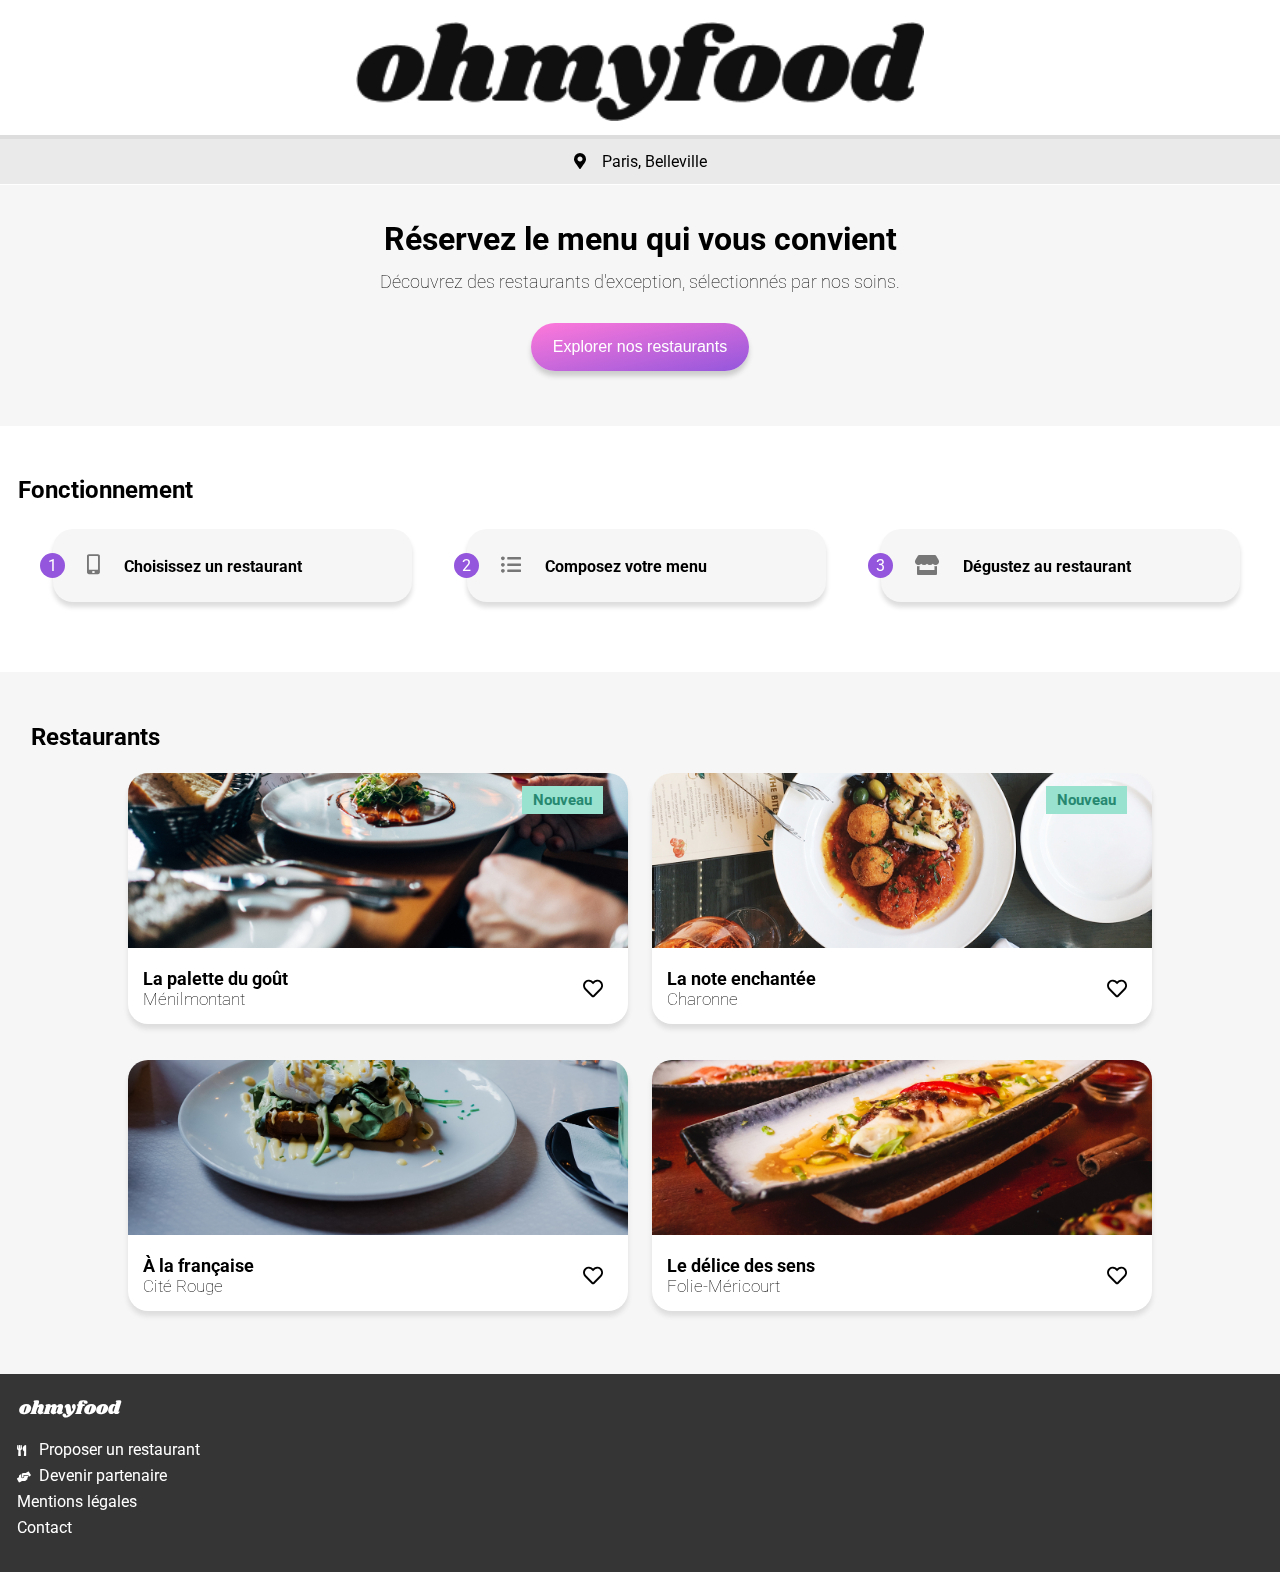
<file: index.html>
<!DOCTYPE html>
<html lang="fr">
    <head>
        <meta charset="utf-8">
        <title>ohmyfood</title>
        <meta name="description" content='Projet de formation "OpenClassrooms" - Animations CSS.'>
        <meta name="keywords" content="OpenClassrooms, intégration, maquette, mobile,
        tablette, desktop, HTML, CSS, animation, responsive, flexbox">
        <meta name="viewport" content="width=device-width, initial-scale=1.0">
        <meta name="author" content="Jérôme Fromantin">
        <link rel="stylesheet" href="Style.css">
        <link rel="stylesheet" href="Style-MediaQuery.css">
        <link rel="stylesheet" href="https://fonts.googleapis.com/css2?family=Roboto:wght@100;400;700&family=Shrikhand&display=swap">
        <link rel="stylesheet" href="fontawesome-free-5.15.3-web/css/all.css">
        <!-- Caractères spéciaux : À Â Ç È É Ê Ë Î Ô Œ œ ► … «» — -->
        <!-- Commande à inclure dans le terminal : ./dart-sass/sass sass/Style.scss Style.css tiret-tiret-watch -->
        <!-- Commande à inclure dans le terminal : ./dart-sass/sass sass/Style-MediaQuery.scss Style-MediaQuery.css tiret-tiret-watch -->
    </head>

    <body>
        <div class="spinner"></div>
        <header>
            <div id="logosection">
                <img src="Images/Logo.png" alt="Logo" id="logo">
            </div>
            <div id="lieusection">
                <i class="fas fa-map-marker-alt" id="icone-lieu"></i> Paris, Belleville
            </div>
            <section id="presentation">
                <h1>Réservez le menu qui vous convient</h1>
                <p id="decouvrez">Découvrez des restaurants d'exception, sélectionnés par nos soins.</p>
                <button type="button" id="explorer">Explorer nos restaurants</button>
            </section>
        </header>
        <main>
            <section id="fonction">
                <h2>Fonctionnement</h2>
                <div id="fonc-ligne1">
                    <div class="fonc-num">1</div>
                    <div class="fonc-gris">
                        <i class="fas fa-mobile-alt fonc-ico"></i>
                        <span class="fonc-tex">Choisissez un restaurant</span>
                    </div>
                </div>
                <div id="fonc-ligne2">
                    <div class="fonc-num">2</div>
                    <div class="fonc-gris">
                        <i class="fas fa-list-ul fonc-ico"></i>
                        <span class="fonc-tex">Composez votre menu</span>
                    </div>
                </div>
                <div id="fonc-ligne3">
                    <div class="fonc-num">3</div>
                    <div class="fonc-gris">
                        <i class="fas fa-store fonc-ico"></i>
                        <span class="fonc-tex">Dégustez au restaurant</span>
                    </div>
                </div>
            </section>
            <section id="restaurants">
                <h2>Restaurants</h2>
                <a href="La-palette.html" class="restau-link">
                    <div class="restau-card" id="card1">
                        <div class="nouveau">Nouveau</div>
                        <div id="restau-img1"></div>
                        <div class="restau-descr">
                            <div>
                                <span class="restau-tit">La palette du goût</span>
                                <br><span class="restau-tex">Ménilmontant</span>
                            </div>
                            <i class="far fa-heart coeur"></i>
                        </div>
                    </div>
                </a>
                <a href="La-note.html" class="restau-link">
                    <div class="restau-card">
                        <div class="nouveau">Nouveau</div>
                        <div id="restau-img2"></div>
                        <div class="restau-descr">
                            <div>
                                <span class="restau-tit">La note enchantée</span>
                                <br><span class="restau-tex">Charonne</span>
                            </div>
                            <i class="far fa-heart coeur"></i>
                        </div>
                    </div>
                </a>
                <a href="A-la-francaise.html" class="restau-link">
                    <div class="restau-card">
                        <div id="restau-img3"></div>
                        <div class="restau-descr">
                            <div>
                                <span class="restau-tit">À la française</span>
                                <br><span class="restau-tex">Cité Rouge</span>
                            </div>
                            <i class="far fa-heart coeur"></i>
                        </div>
                    </div>
                </a>
                <a href="Le-delice.html" class="restau-link">
                    <div class="restau-card" id="card4">
                        <div id="restau-img4"></div>
                        <div class="restau-descr">
                            <div>
                                <span class="restau-tit">Le délice des sens</span>
                                <br><span class="restau-tex">Folie-Méricourt</span>
                            </div>
                            <i class="far fa-heart coeur"></i>
                        </div>
                    </div>
                </a>
            </section>
        </main>
        <footer>
            <h3>ohmyfood</h3>
            <p id="footer-ligne1">
                <a href="#"><i class="fas fa-utensils footer-ico"></i>
                Proposer un restaurant</a>
            </p>
            <p>
                <a href="#"><i class="fas fa-hands-helping footer-ico"></i>
                Devenir partenaire</a>
            </p>
            <p><a href="#">Mentions légales</a></p>
            <p id="footer-ligne4"><a href="mailto:email@sample.com">Contact</a></p>
        </footer>
    </body>
</html>
</file>
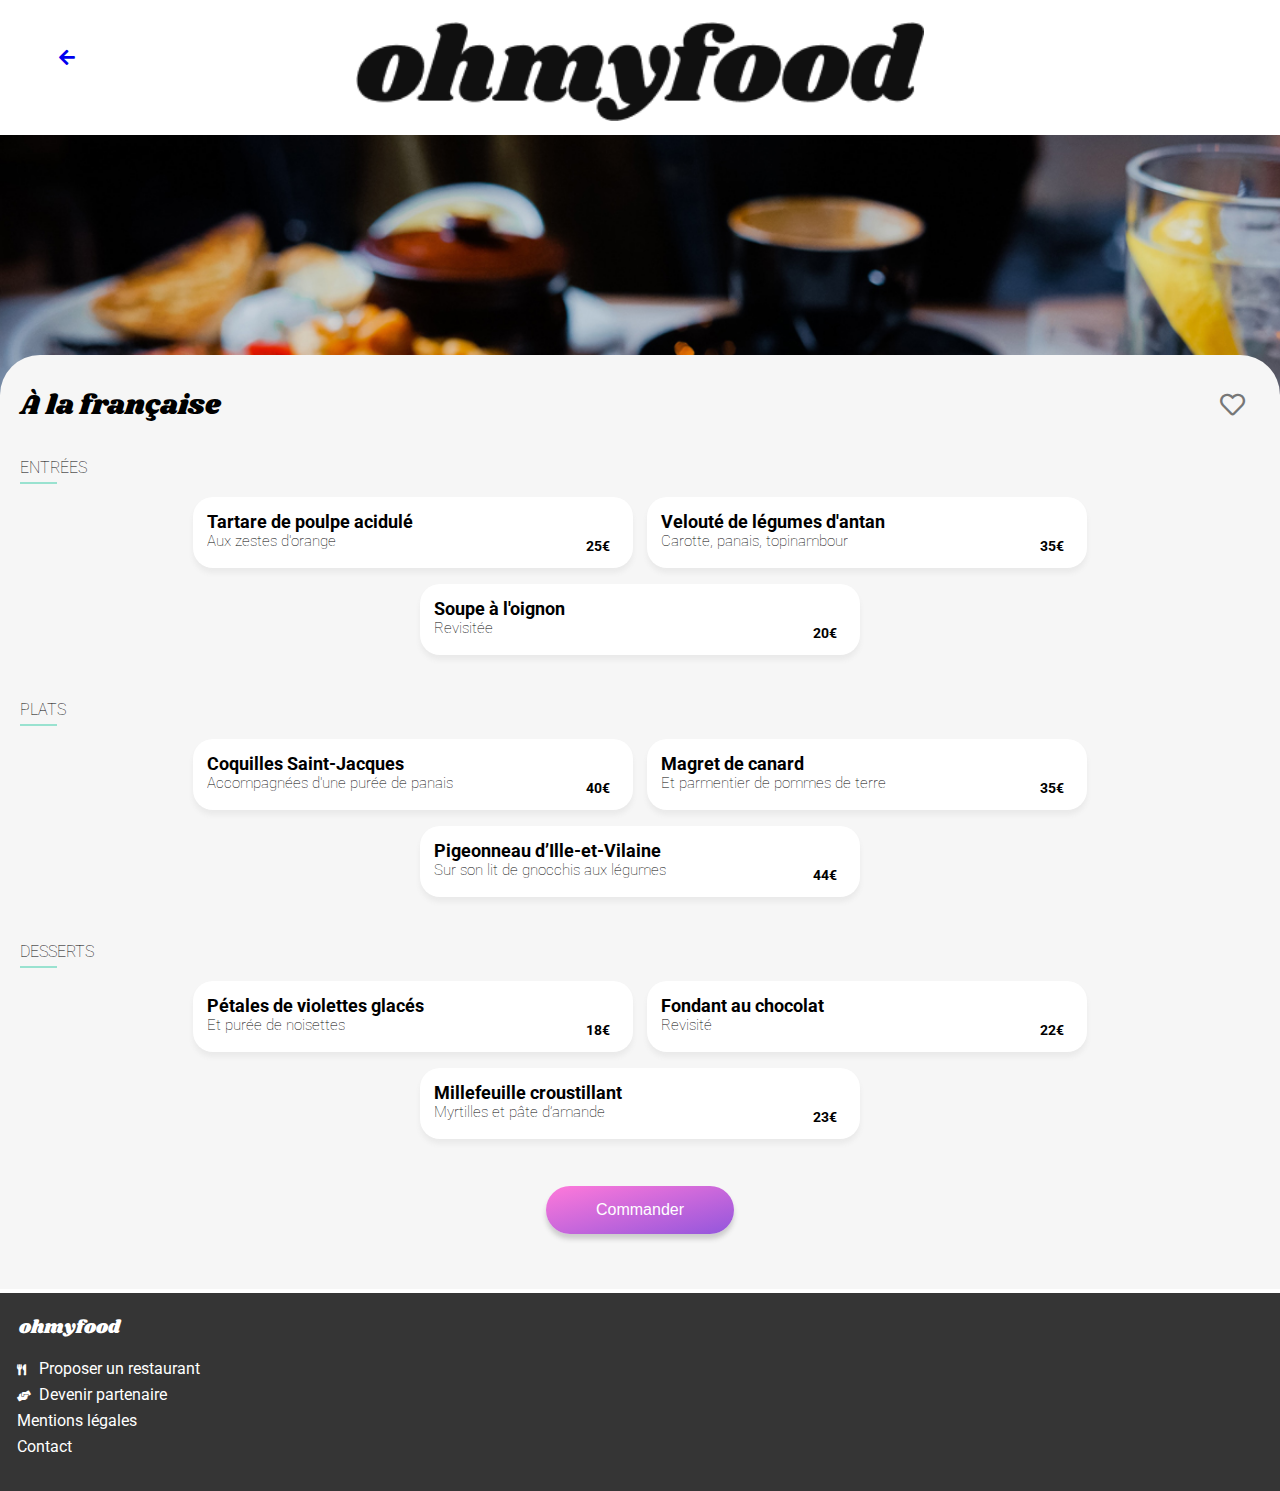
<file: A-la-francaise.html>
<!DOCTYPE html>
<html lang="fr">
    <head>
        <meta charset="utf-8">
        <title>ohmyfood - À la française</title>
        <meta name="description" content='Projet de formation "OpenClassrooms" - Animations CSS.'>
        <meta name="keywords" content="OpenClassrooms, intégration, maquette, mobile,
        tablette, desktop, HTML, CSS, animation, responsive, flexbox">
        <meta name="viewport" content="width=device-width, initial-scale=1.0">
        <meta name="author" content="Jérôme Fromantin">
        <link rel="stylesheet" href="Style.css">
        <link rel="stylesheet" href="Style-MediaQuery.css">
        <link rel="stylesheet" href="https://fonts.googleapis.com/css2?family=Roboto:wght@100;400;700&family=Shrikhand&display=swap">
        <link rel="stylesheet" href="fontawesome-free-5.15.3-web/css/all.css">
        <!-- Caractères spéciaux : À Â Ç È É Ê Ë Î Ô Œ œ ► … «» — -->
    </head>

    <body>
        <header id="header-restau">
            <div id="logosection">
                <a href="index.html" class="retour"><i class="fas fa-arrow-left"></i></a>
                <img src="Images/Logo.png" alt="Logo" id="logo">
            </div>
            <div id="banniere">
                <div class="menu-img" id="A-la-francaise"></div>
                <div id="menu-nom">
                    <h1 id="menu-titre">À la française</h1>
                    <div><i class="far fa-heart menu-coeur"></i></div>
                </div>
            </div>
        </header>
        <main id="main-restau">
            <section id="entrees">
                <h2 class="menu-EPD" id="menu-EPD-entree">entrées</h2>
                <div class="trait-vert" id="trait-vert-entree"></div>
                <div class="menu-ligne1" id="menu-ligne1-entree">
                    <div class="plat">
                        <span class="plat-titre">Tartare de poulpe acidulé</span>
                        <br><span class="plat-info">Aux zestes d'orange</span>
                    </div>
                    <span class="prix">25€</span>
                    <div class="selection-plat"><i class="fas fa-check-circle ico-selec"></i></div>
                </div>
                <div class="menu-ligne2" id="menu-ligne2-entree">
                    <div class="plat">
                        <span class="plat-titre">Velouté de légumes d'antan</span>
                        <br><span class="plat-info">Carotte, panais, topinambour</span>
                    </div>
                    <span class="prix">35€</span>
                    <div class="selection-plat"><i class="fas fa-check-circle ico-selec"></i></div>
                </div>
                <div class="menu-ligne3" id="menu-ligne3-entree">
                    <div class="plat">
                        <span class="plat-titre">Soupe à l'oignon</span>
                        <br><span class="plat-info">Revisitée</span>
                    </div>
                    <span class="prix">20€</span>
                    <div class="selection-plat"><i class="fas fa-check-circle ico-selec"></i></div>
                </div>
            </section>
            <section id="plats">
                <h2 class="menu-EPD" id="menu-EPD-plat">plats</h2>
                <div class="trait-vert" id="trait-vert-plat"></div>
                <div class="menu-ligne1" id="menu-ligne1-plat">
                    <div class="plat">
                        <span class="plat-titre">Coquilles Saint-Jacques</span>
                        <br><span class="plat-info plat-info-px">Accompagnées d'une purée de panais</span>
                    </div>
                    <span class="prix">40€</span>
                    <div class="selection-plat"><i class="fas fa-check-circle ico-selec"></i></div>
                </div>
                <div class="menu-ligne2" id="menu-ligne2-plat">
                    <div class="plat">
                        <span class="plat-titre">Magret de canard</span>
                        <br><span class="plat-info plat-info-px">Et parmentier de pommes de terre</span>
                    </div>
                    <span class="prix">35€</span>
                    <div class="selection-plat"><i class="fas fa-check-circle ico-selec"></i></div>
                </div>
                <div class="menu-ligne3" id="menu-ligne3-plat">
                    <div class="plat">
                        <span class="plat-titre">Pigeonneau d’Ille-et-Vilaine</span>
                        <br><span class="plat-info plat-info-px">Sur son lit de gnocchis aux légumes</span>
                    </div>
                    <span class="prix">44€</span>
                    <div class="selection-plat"><i class="fas fa-check-circle ico-selec"></i></div>
                </div>
            </section>
            <section id="desserts">
                <h2 class="menu-EPD" id="menu-EPD-dessert">desserts</h2>
                <div class="trait-vert" id="trait-vert-dessert"></div>
                <div class="menu-ligne1" id="menu-ligne1-dessert">
                    <div class="plat">
                        <span class="plat-titre">Pétales de violettes glacés</span>
                        <br><span class="plat-info">Et purée de noisettes</span>
                    </div>
                    <span class="prix">18€</span>
                    <div class="selection-plat"><i class="fas fa-check-circle ico-selec"></i></div>
                </div>
                <div class="menu-ligne2" id="menu-ligne2-dessert">
                    <div class="plat">
                        <span class="plat-titre">Fondant au chocolat</span>
                        <br><span class="plat-info">Revisité</span>
                    </div>
                    <span class="prix">22€</span>
                    <div class="selection-plat"><i class="fas fa-check-circle ico-selec"></i></div>
                </div>
                <div class="menu-ligne3" id="menu-ligne3-dessert">
                    <div class="plat">
                        <span class="plat-titre">Millefeuille croustillant</span>
                        <br><span class="plat-info">Myrtilles et pâte d’amande</span>
                    </div>
                    <span class="prix">23€</span>
                    <div class="selection-plat"><i class="fas fa-check-circle ico-selec"></i></div>
                </div>
            </section>
            <div id="commander">
                <button type="button" id="commander-bouton">Commander</button>
            </div>
        </main>
        <footer id="footer-restau">
            <h3>ohmyfood</h3>
            <p id="footer-ligne1">
                <a href="#"><i class="fas fa-utensils footer-ico"></i>
                Proposer un restaurant</a>
            </p>
            <p>
                <a href="#"><i class="fas fa-hands-helping footer-ico"></i>
                Devenir partenaire</a>
            </p>
            <p><a href="#">Mentions légales</a></p>
            <p id="footer-ligne4"><a href="mailto:email@sample.com">Contact</a></p>
        </footer>
    </body>
</html>
</file>
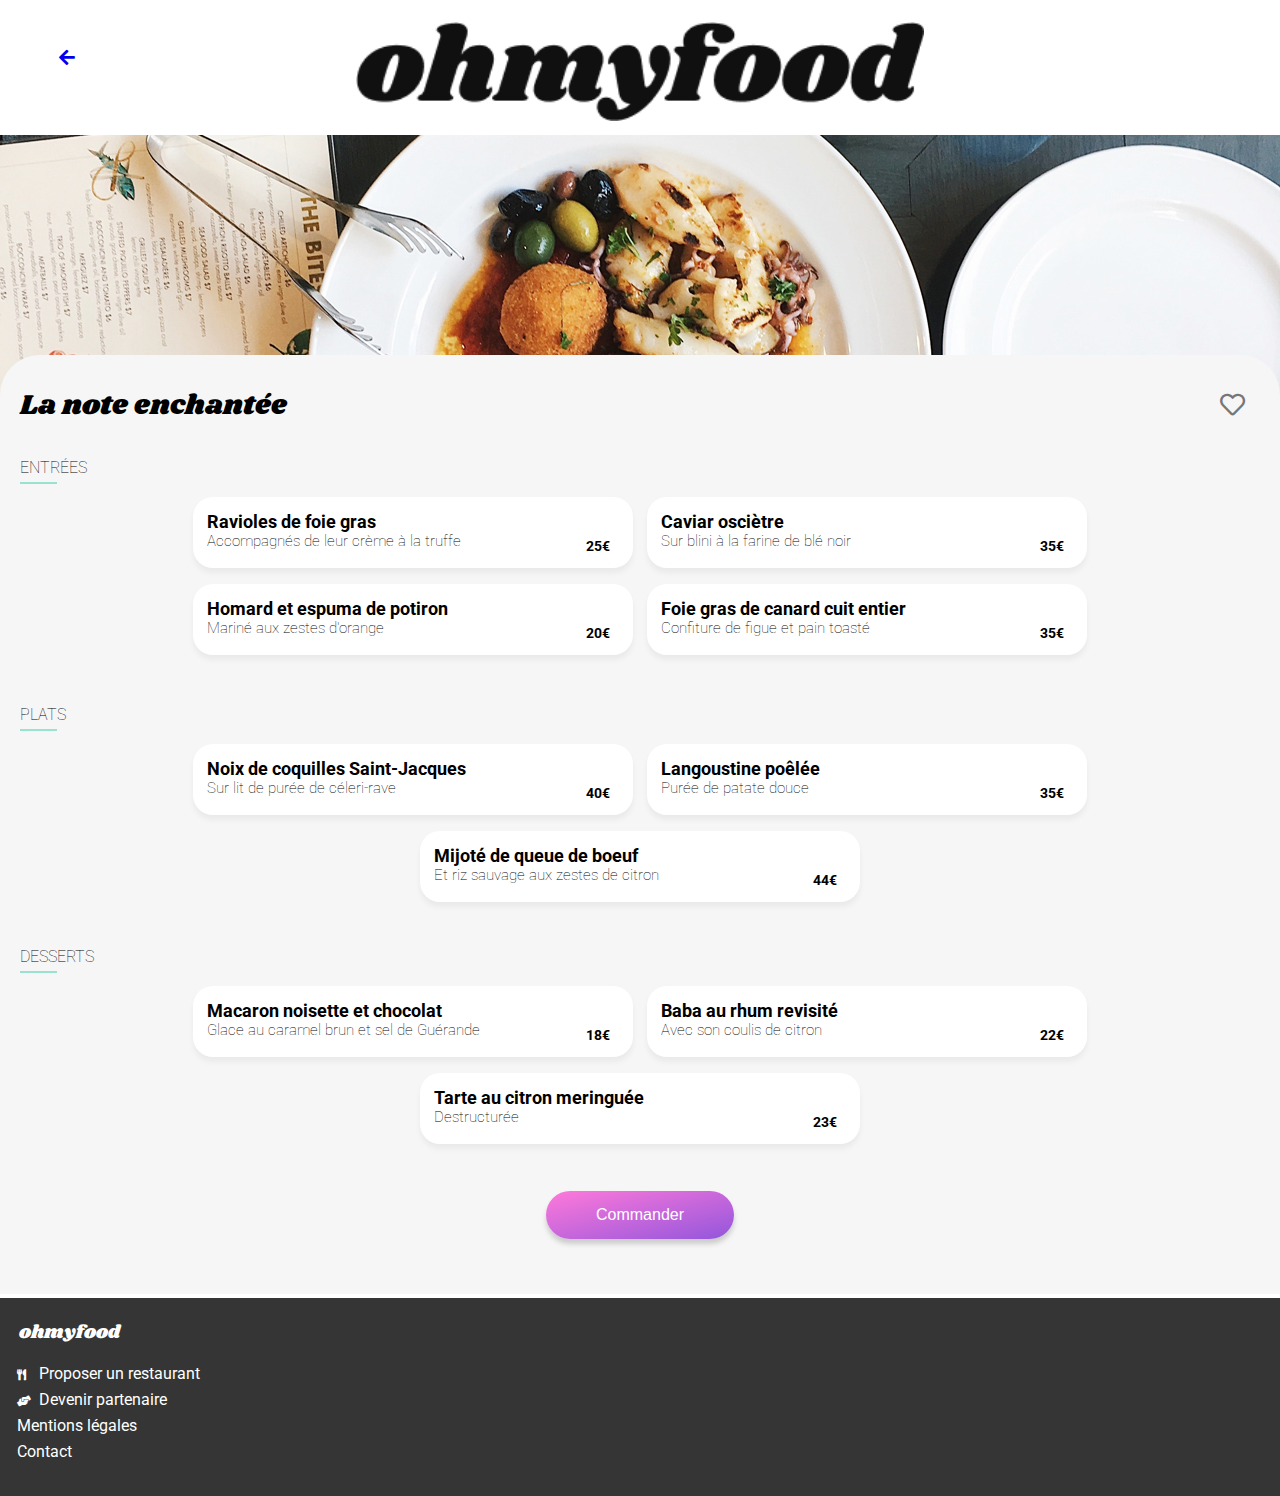
<file: La-note.html>
<!DOCTYPE html>
<html lang="fr">
    <head>
        <meta charset="utf-8">
        <title>ohmyfood - La note enchantée</title>
        <meta name="description" content='Projet de formation "OpenClassrooms" - Animations CSS.'>
        <meta name="keywords" content="OpenClassrooms, intégration, maquette, mobile,
        tablette, desktop, HTML, CSS, animation, responsive, flexbox">
        <meta name="viewport" content="width=device-width, initial-scale=1.0">
        <meta name="author" content="Jérôme Fromantin">
        <link rel="stylesheet" href="Style.css">
        <link rel="stylesheet" href="Style-MediaQuery.css">
        <link rel="stylesheet" href="https://fonts.googleapis.com/css2?family=Roboto:wght@100;400;700&family=Shrikhand&display=swap">
        <link rel="stylesheet" href="fontawesome-free-5.15.3-web/css/all.css">
        <!-- Caractères spéciaux : À Â Ç È É Ê Ë Î Ô Œ œ ► … «» — -->
    </head>

    <body>
        <header id="header-restau">
            <div id="logosection">
                <a href="index.html" class="retour"><i class="fas fa-arrow-left"></i></a>
                <img src="Images/Logo.png" alt="Logo" id="logo">
            </div>
            <div id="banniere">
                <div class="menu-img" id="La-note"></div>
                <div id="menu-nom">
                    <h1 id="menu-titre">La note enchantée</h1>
                    <div><i class="far fa-heart menu-coeur"></i></div>
                </div>
            </div>
        </header>
        <main id="main-restau">
            <section id="entrees">
                <h2 class="menu-EPD" id="menu-EPD-entree">entrées</h2>
                <div class="trait-vert" id="trait-vert-entree"></div>
                <div class="menu-ligne1" id="menu-ligne1-entree">
                    <div class="plat">
                        <span class="plat-titre">Ravioles de foie gras</span>
                        <br><span class="plat-info plat-info-px">Accompagnés de leur crème à la truffe</span>
                    </div>
                    <span class="prix">25€</span>
                    <div class="selection-plat"><i class="fas fa-check-circle ico-selec"></i></div>
                </div>
                <div class="menu-ligne2" id="menu-ligne2-entree">
                    <div class="plat">
                        <span class="plat-titre">Caviar osciètre</span>
                        <br><span class="plat-info">Sur blini à la farine de blé noir</span>
                    </div>
                    <span class="prix">35€</span>
                    <div class="selection-plat"><i class="fas fa-check-circle ico-selec"></i></div>
                </div>
                <div class="menu-ligne3" id="menu-ligne3-entree-lanote">
                    <div class="plat">
                        <span class="plat-titre">Homard et espuma de potiron</span>
                        <br><span class="plat-info">Mariné aux zestes d'orange</span>
                    </div>
                    <span class="prix">20€</span>
                    <div class="selection-plat"><i class="fas fa-check-circle ico-selec"></i></div>
                </div>
                <div class="menu-ligne4" id="menu-ligne4-entree">
                    <div class="plat">
                        <span class="plat-titre">Foie gras de canard cuit entier</span>
                        <br><span class="plat-info">Confiture de figue et pain toasté</span>
                    </div>
                    <span class="prix">35€</span>
                    <div class="selection-plat"><i class="fas fa-check-circle ico-selec"></i></div>
                </div>
            </section>
            <section id="plats">
                <h2 class="menu-EPD" id="menu-EPD-plat">plats</h2>
                <div class="trait-vert" id="trait-vert-plat"></div>
                <div class="menu-ligne1" id="menu-ligne1-plat">
                    <div class="plat">
                        <span class="plat-titre">Noix de coquilles Saint-Jacques</span>
                        <br><span class="plat-info">Sur lit de purée de céleri-rave</span>
                    </div>
                    <span class="prix">40€</span>
                    <div class="selection-plat"><i class="fas fa-check-circle ico-selec"></i></div>
                </div>
                <div class="menu-ligne2" id="menu-ligne2-plat">
                    <div class="plat">
                        <span class="plat-titre">Langoustine poêlée</span>
                        <br><span class="plat-info">Purée de patate douce</span>
                    </div>
                    <span class="prix">35€</span>
                    <div class="selection-plat"><i class="fas fa-check-circle ico-selec"></i></div>
                </div>
                <div class="menu-ligne3" id="menu-ligne3-plat">
                    <div class="plat">
                        <span class="plat-titre">Mijoté de queue de boeuf</span>
                        <br><span class="plat-info plat-info-px">Et riz sauvage aux zestes de citron</span>
                    </div>
                    <span class="prix">44€</span>
                    <div class="selection-plat"><i class="fas fa-check-circle ico-selec"></i></div>
                </div>
            </section>
            <section id="desserts">
                <h2 class="menu-EPD" id="menu-EPD-dessert">desserts</h2>
                <div class="trait-vert" id="trait-vert-dessert"></div>
                <div class="menu-ligne1" id="menu-ligne1-dessert">
                    <div class="plat">
                        <span class="plat-titre">Macaron noisette et chocolat</span>
                        <br><span class="plat-info plat-info-px">Glace au caramel brun et sel de Guérande</span>
                    </div>
                    <span class="prix">18€</span>
                    <div class="selection-plat"><i class="fas fa-check-circle ico-selec"></i></div>
                </div>
                <div class="menu-ligne2" id="menu-ligne2-dessert">
                    <div class="plat">
                        <span class="plat-titre">Baba au rhum revisité</span>
                        <br><span class="plat-info">Avec son coulis de citron</span>
                    </div>
                    <span class="prix">22€</span>
                    <div class="selection-plat"><i class="fas fa-check-circle ico-selec"></i></div>
                </div>
                <div class="menu-ligne3" id="menu-ligne3-dessert">
                    <div class="plat">
                        <span class="plat-titre">Tarte au citron meringuée</span>
                        <br><span class="plat-info">Destructurée</span>
                    </div>
                    <span class="prix">23€</span>
                    <div class="selection-plat"><i class="fas fa-check-circle ico-selec"></i></div>
                </div>
            </section>
            <div id="commander">
                <button type="button" id="commander-bouton">Commander</button>
            </div>
        </main>
        <footer id="footer-restau">
            <h3>ohmyfood</h3>
            <p id="footer-ligne1">
                <a href="#"><i class="fas fa-utensils footer-ico"></i>
                Proposer un restaurant</a>
            </p>
            <p>
                <a href="#"><i class="fas fa-hands-helping footer-ico"></i>
                Devenir partenaire</a>
            </p>
            <p><a href="#">Mentions légales</a></p>
            <p id="footer-ligne4"><a href="mailto:email@sample.com">Contact</a></p>
        </footer>
    </body>
</html>
</file>
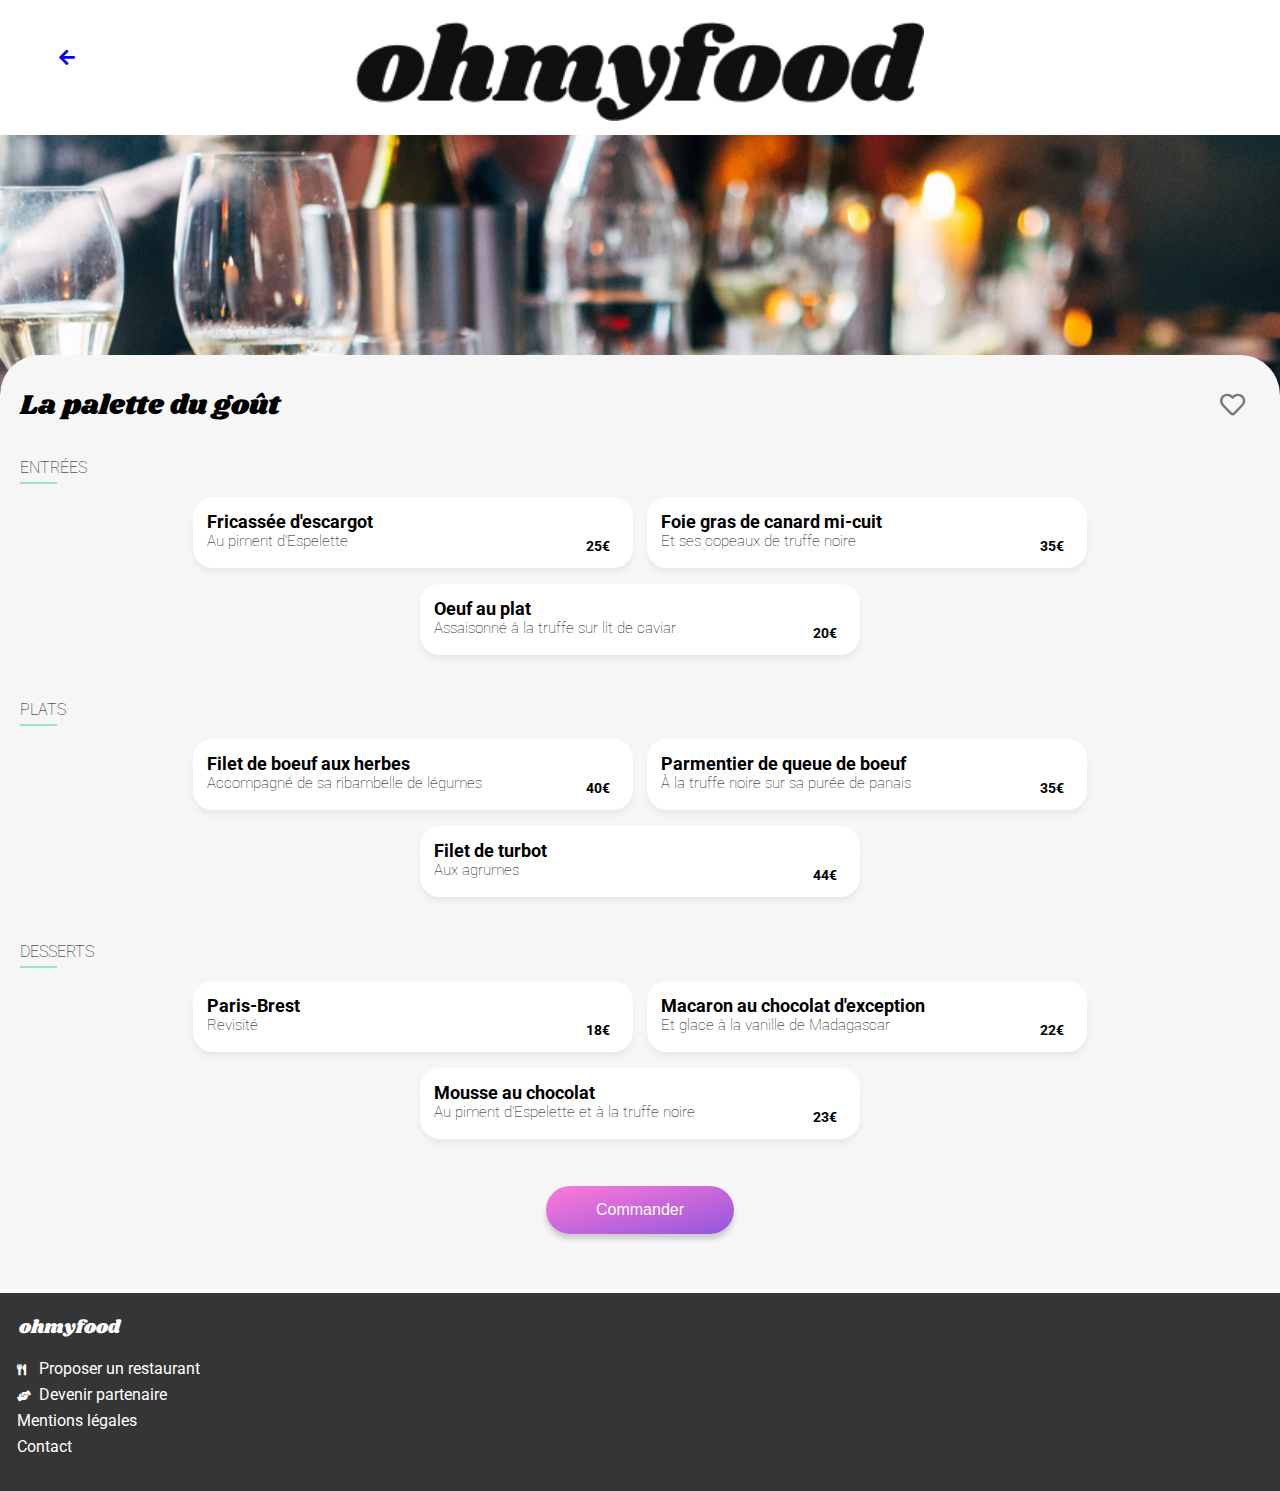
<file: La-palette.html>
<!DOCTYPE html>
<html lang="fr">
    <head>
        <meta charset="utf-8">
        <title>ohmyfood - La palette du goût</title>
        <meta name="description" content='Projet de formation "OpenClassrooms" - Animations CSS.'>
        <meta name="keywords" content="OpenClassrooms, intégration, maquette, mobile,
        tablette, desktop, HTML, CSS, animation, responsive, flexbox">
        <meta name="viewport" content="width=device-width, initial-scale=1.0">
        <meta name="author" content="Jérôme Fromantin">
        <link rel="stylesheet" href="Style.css">
        <link rel="stylesheet" href="Style-MediaQuery.css">
        <link rel="stylesheet" href="https://fonts.googleapis.com/css2?family=Roboto:wght@100;400;700&family=Shrikhand&display=swap">
        <link rel="stylesheet" href="fontawesome-free-5.15.3-web/css/all.css">
        <!-- Caractères spéciaux : À Â Ç È É Ê Ë Î Ô Œ œ ► … «» — -->
    </head>

    <body>
        <header id="header-restau">
            <div id="logosection">
                <a href="index.html" class="retour"><i class="fas fa-arrow-left"></i></a>
                <img src="Images/Logo.png" alt="Logo" id="logo">
            </div>
            <div id="banniere">
                <div class="menu-img" id="La-palette"></div>
                <div id="menu-nom">
                    <h1 id="menu-titre">La palette du goût</h1>
                    <div><i class="far fa-heart menu-coeur"></i></div>
                </div>
            </div>
        </header>
        <main id="main-restau">
            <section id="entrees">
                <h2 class="menu-EPD" id="menu-EPD-entree">entrées</h2>
                <div class="trait-vert" id="trait-vert-entree"></div>
                <div class="menu-ligne1" id="menu-ligne1-entree">
                    <div class="plat">
                        <span class="plat-titre">Fricassée d'escargot</span>
                        <br><span class="plat-info">Au piment d'Espelette</span>
                    </div>
                    <span class="prix">25€</span>
                    <div class="selection-plat"><i class="fas fa-check-circle ico-selec"></i></div>
                </div>
                <div class="menu-ligne2" id="menu-ligne2-entree">
                    <div class="plat">
                        <span class="plat-titre">Foie gras de canard mi-cuit</span>
                        <br><span class="plat-info">Et ses copeaux de truffe noire</span>
                    </div>
                    <span class="prix">35€</span>
                    <div class="selection-plat"><i class="fas fa-check-circle ico-selec"></i></div>
                </div>
                <div class="menu-ligne3" id="menu-ligne3-entree">
                    <div class="plat">
                        <span class="plat-titre">Oeuf au plat</span>
                        <br><span class="plat-info plat-info-px">Assaisonné à la truffe sur lit de caviar</span>
                    </div>
                    <span class="prix">20€</span>
                    <div class="selection-plat"><i class="fas fa-check-circle ico-selec"></i></div>
                </div>
            </section>
            <section id="plats">
                <h2 class="menu-EPD" id="menu-EPD-plat">plats</h2>
                <div class="trait-vert" id="trait-vert-plat"></div>
                <div class="menu-ligne1" id="menu-ligne1-plat">
                    <div class="plat">
                        <span class="plat-titre">Filet de boeuf aux herbes</span>
                        <br><span class="plat-info plat-info-px">Accompagné de sa ribambelle de légumes</span>
                    </div>
                    <span class="prix">40€</span>
                    <div class="selection-plat"><i class="fas fa-check-circle ico-selec"></i></div>
                </div>
                <div class="menu-ligne2" id="menu-ligne2-plat">
                    <div class="plat">
                        <span class="plat-titre">Parmentier de queue de boeuf</span>
                        <br><span class="plat-info plat-info-px">À la truffe noire sur sa purée de panais</span>
                    </div>
                    <span class="prix">35€</span>
                    <div class="selection-plat"><i class="fas fa-check-circle ico-selec"></i></div>
                </div>
                <div class="menu-ligne3" id="menu-ligne3-plat">
                    <div class="plat">
                        <span class="plat-titre">Filet de turbot</span>
                        <br><span class="plat-info">Aux agrumes</span>
                    </div>
                    <span class="prix">44€</span>
                    <div class="selection-plat"><i class="fas fa-check-circle ico-selec"></i></div>
                </div>
            </section>
            <section id="desserts">
                <h2 class="menu-EPD" id="menu-EPD-dessert">desserts</h2>
                <div class="trait-vert" id="trait-vert-dessert"></div>
                <div class="menu-ligne1" id="menu-ligne1-dessert">
                    <div class="plat">
                        <span class="plat-titre">Paris-Brest</span>
                        <br><span class="plat-info">Revisité</span>
                    </div>
                    <span class="prix">18€</span>
                    <div class="selection-plat"><i class="fas fa-check-circle ico-selec"></i></div>
                </div>
                <div class="menu-ligne2" id="menu-ligne2-dessert">
                    <div class="plat">
                        <span class="plat-titre">Macaron au chocolat d'exception</span>
                        <br><span class="plat-info plat-info-px">Et glace à la vanille de Madagascar</span>
                    </div>
                    <span class="prix">22€</span>
                    <div class="selection-plat"><i class="fas fa-check-circle ico-selec"></i></div>
                </div>
                <div class="menu-ligne3" id="menu-ligne3-dessert">
                    <div class="plat">
                        <span class="plat-titre">Mousse au chocolat</span>
                        <br><span class="plat-info plat-info-px">Au piment d'Espelette et à la truffe noire</span>
                    </div>
                    <span class="prix">23€</span>
                    <div class="selection-plat"><i class="fas fa-check-circle ico-selec"></i></div>
                </div>
            </section>
            <div id="commander">
                <button type="button" id="commander-bouton">Commander</button>
            </div>
        </main>
        <footer id="footer-restau">
            <h3>ohmyfood</h3>
            <p id="footer-ligne1">
                <a href="#"><i class="fas fa-utensils footer-ico"></i>
                Proposer un restaurant</a>
            </p>
            <p>
                <a href="#"><i class="fas fa-hands-helping footer-ico"></i>
                Devenir partenaire</a>
            </p>
            <p><a href="#">Mentions légales</a></p>
            <p id="footer-ligne4"><a href="mailto:email@sample.com">Contact</a></p>
        </footer>
    </body>
</html>
</file>
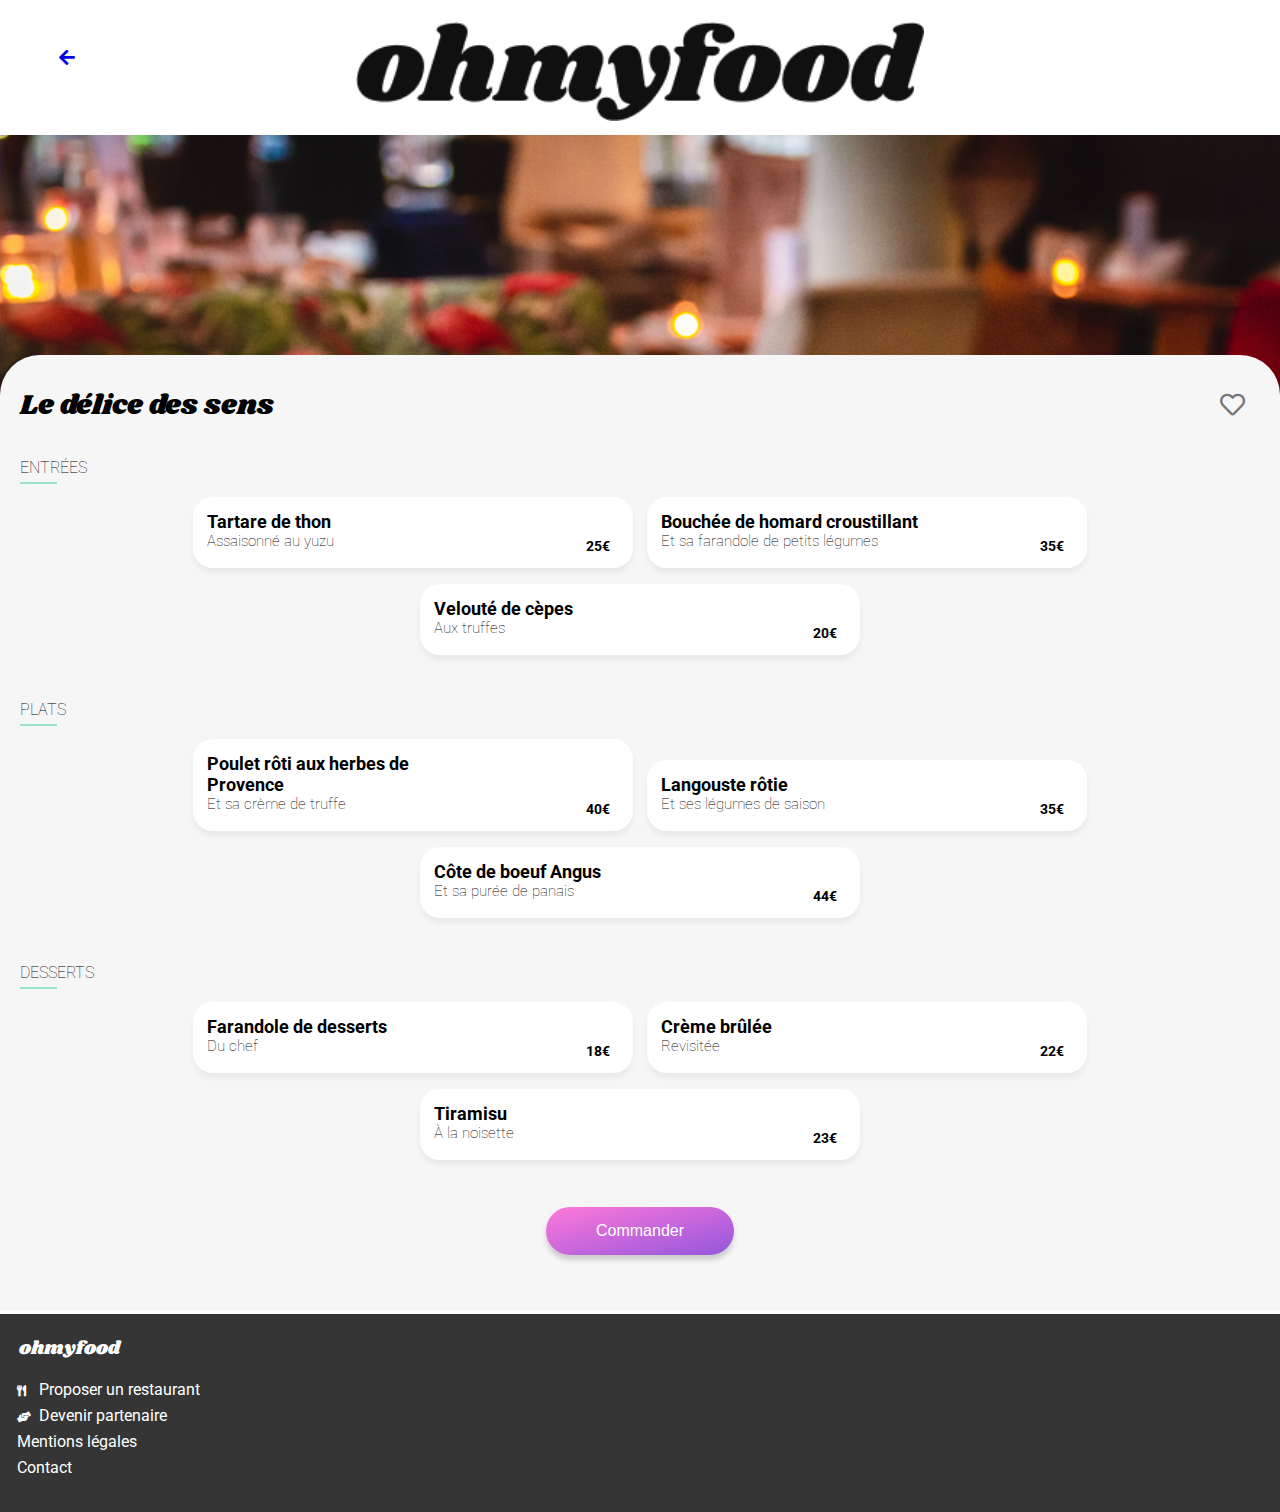
<file: Le-delice.html>
<!DOCTYPE html>
<html lang="fr">
    <head>
        <meta charset="utf-8">
        <title>ohmyfood - Le délice des sens</title>
        <meta name="description" content='Projet de formation "OpenClassrooms" - Animations CSS.'>
        <meta name="keywords" content="OpenClassrooms, intégration, maquette, mobile,
        tablette, desktop, HTML, CSS, animation, responsive, flexbox">
        <meta name="viewport" content="width=device-width, initial-scale=1.0">
        <meta name="author" content="Jérôme Fromantin">
        <link rel="stylesheet" href="Style.css">
        <link rel="stylesheet" href="Style-MediaQuery.css">
        <link rel="stylesheet" href="https://fonts.googleapis.com/css2?family=Roboto:wght@100;400;700&family=Shrikhand&display=swap">
        <link rel="stylesheet" href="fontawesome-free-5.15.3-web/css/all.css">
        <!-- Caractères spéciaux : À Â Ç È É Ê Ë Î Ô Œ œ ► … «» — -->
    </head>

    <body>
        <header id="header-restau">
            <div id="logosection">
                <a href="index.html" class="retour"><i class="fas fa-arrow-left"></i></a>
                <img src="Images/Logo.png" alt="Logo" id="logo">
            </div>
            <div id="banniere">
                <div class="menu-img" id="Le-delice"></div>
                <div id="menu-nom">
                    <h1 id="menu-titre">Le délice des sens</h1>
                    <div><i class="far fa-heart menu-coeur"></i></div>
                </div>
            </div>
        </header>
        <main id="main-restau">
            <section id="entrees">
                <h2 class="menu-EPD" id="menu-EPD-entree">entrées</h2>
                <div class="trait-vert" id="trait-vert-entree"></div>
                <div class="menu-ligne1" id="menu-ligne1-entree">
                    <div class="plat">
                        <span class="plat-titre">Tartare de thon</span>
                        <br><span class="plat-info">Assaisonné au yuzu</span>
                    </div>
                    <span class="prix">25€</span>
                    <div class="selection-plat"><i class="fas fa-check-circle ico-selec"></i></div>
                </div>
                <div class="menu-ligne2" id="menu-ligne2-entree">
                    <div class="plat">
                        <span class="plat-titre">Bouchée de homard croustillant</span>
                        <br><span class="plat-info">Et sa farandole de petits légumes</span>
                    </div>
                    <span class="prix">35€</span>
                    <div class="selection-plat"><i class="fas fa-check-circle ico-selec"></i></div>
                </div>
                <div class="menu-ligne3" id="menu-ligne3-entree">
                    <div class="plat">
                        <span class="plat-titre">Velouté de cèpes</span>
                        <br><span class="plat-info">Aux truffes</span>
                    </div>
                    <span class="prix">20€</span>
                    <div class="selection-plat"><i class="fas fa-check-circle ico-selec"></i></div>
                </div>
            </section>
            <section id="plats">
                <h2 class="menu-EPD" id="menu-EPD-plat">plats</h2>
                <div class="trait-vert" id="trait-vert-plat"></div>
                <div class="menu-ligne1" id="menu-ligne1-plat">
                    <div class="plat">
                        <span class="plat-titre" id="menu-ligne1-plat-ledelice">Poulet rôti aux herbes de Provence</span>
                        <br><span class="plat-info">Et sa crème de truffe</span>
                    </div>
                    <span class="prix">40€</span>
                    <div class="selection-plat" id="selection-3lignes"><i class="fas fa-check-circle ico-selec"></i></div>
                </div>
                <div class="menu-ligne2" id="menu-ligne2-plat">
                    <div class="plat">
                        <span class="plat-titre">Langouste rôtie</span>
                        <br><span class="plat-info">Et ses légumes de saison</span>
                    </div>
                    <span class="prix">35€</span>
                    <div class="selection-plat"><i class="fas fa-check-circle ico-selec"></i></div>
                </div>
                <div class="menu-ligne3" id="menu-ligne3-plat">
                    <div class="plat">
                        <span class="plat-titre">Côte de boeuf Angus</span>
                        <br><span class="plat-info">Et sa purée de panais</span>
                    </div>
                    <span class="prix">44€</span>
                    <div class="selection-plat"><i class="fas fa-check-circle ico-selec"></i></div>
                </div>
            </section>
            <section id="desserts">
                <h2 class="menu-EPD" id="menu-EPD-dessert">desserts</h2>
                <div class="trait-vert" id="trait-vert-dessert"></div>
                <div class="menu-ligne1" id="menu-ligne1-dessert">
                    <div class="plat">
                        <span class="plat-titre">Farandole de desserts</span>
                        <br><span class="plat-info">Du chef</span>
                    </div>
                    <span class="prix">18€</span>
                    <div class="selection-plat"><i class="fas fa-check-circle ico-selec"></i></div>
                </div>
                <div class="menu-ligne2" id="menu-ligne2-dessert">
                    <div class="plat">
                        <span class="plat-titre">Crème brûlée</span>
                        <br><span class="plat-info">Revisitée</span>
                    </div>
                    <span class="prix">22€</span>
                    <div class="selection-plat"><i class="fas fa-check-circle ico-selec"></i></div>
                </div>
                <div class="menu-ligne3" id="menu-ligne3-dessert">
                    <div class="plat">
                        <span class="plat-titre">Tiramisu</span>
                        <br><span class="plat-info">À la noisette</span>
                    </div>
                    <span class="prix">23€</span>
                    <div class="selection-plat"><i class="fas fa-check-circle ico-selec"></i></div>
                </div>
            </section>
            <div id="commander">
                <button type="button" id="commander-bouton">Commander</button>
            </div>
        </main>
        <footer id="footer-restau">
            <h3>ohmyfood</h3>
            <p id="footer-ligne1">
                <a href="#"><i class="fas fa-utensils footer-ico"></i>
                Proposer un restaurant</a>
            </p>
            <p>
                <a href="#"><i class="fas fa-hands-helping footer-ico"></i>
                Devenir partenaire</a>
            </p>
            <p><a href="#">Mentions légales</a></p>
            <p id="footer-ligne4"><a href="mailto:email@sample.com">Contact</a></p>
        </footer>
    </body>
</html>
</file>
<file: Style.css>
@charset "UTF-8";
/* CSS POUR TOUTES LES PAGES DU SITE
OU SEULEMENT LA PAGE D'ACCUEIL. */
body {
  font-family: "Roboto", sans-serif;
  text-align: center;
  position: relative;
}

@keyframes spinner {
  0% {
    z-index: 3;
    opacity: 1;
    transform: rotate(0);
    border-top-color: #9356DC;
  }
  33% {
    transform: rotate(1turn);
    border-top-color: #FF79DA;
  }
  67% {
    transform: rotate(2turn);
    border-top-color: #99E2D0;
  }
  100% {
    z-index: 3;
    opacity: 1;
    transform: rotate(3turn);
    border-top-color: #9356DC;
  }
}
.spinner {
  cursor: pointer;
  position: fixed;
  z-index: -1;
  top: 0;
  left: 0;
  right: 0;
  bottom: 0;
  opacity: 0;
  background: transparent;
  width: 300px;
  height: 300px;
  border: 20px solid;
  border-color: transparent;
  border-radius: 50%;
  margin: auto;
  /* Ci-dessous, l'animation peut être mise en pause. */
  /*&:hover {
      animation-play-state: paused
  }*/
  animation: spinner 3000ms 500ms cubic-bezier(0.6, 0.1, 0.4, 0.9);
}

/* Arrière-plan pendant le spinner. */
@keyframes back-spinner {
  0% {
    opacity: 0.1;
  }
  90% {
    opacity: 0.1;
  }
  100% {
    opacity: 1;
  }
}
header, main, footer {
  animation: back-spinner 3500ms linear;
}

#header-restau, #main-restau, #footer-restau {
  animation: none;
}

#logosection {
  position: relative;
  margin-top: -8px;
}

#logo {
  width: 45%;
  margin: 22px 0 10px 0;
}

#lieusection {
  background: #EAEAEA;
  padding: 13px 0;
  border-top: 4px #DDD solid;
  margin: 0 -8px;
}

#icone-lieu {
  margin-right: 12px;
}

#presentation {
  background: #F6F6F6;
  padding: 0px 20px;
  margin: -20px -8px 0 -8px;
}

h1 {
  padding: 35px 50px 0 50px;
  margin-bottom: -5px;
}

#decouvrez {
  font-size: 18px;
  font-weight: 100;
}

/* Bouton en dégradé. */
#explorer {
  cursor: pointer;
  background: linear-gradient(to bottom right, #FF79DA, #9356DC);
  box-shadow: 0px 5px 5px #CCC;
  color: white;
  font-size: 16px;
  padding: 15px 22px;
  border-width: 0;
  border-radius: 50px;
  margin: 13px 0 55px 0;
  transition: all 400ms;
}
#explorer:hover {
  background: linear-gradient(to bottom right, #ff46cc, #782cd3);
  box-shadow: 0px 5px 5px #666666;
}

h2, h3 {
  text-align: left;
  margin: 50px 0 0 10px;
}

#fonc-ligne1, #fonc-ligne2, #fonc-ligne3 {
  cursor: pointer;
  display: flex;
  justify-content: center;
  max-width: 410px;
  margin: 25px auto;
}

#fonc-ligne3 {
  margin-bottom: 70px;
}

.fonc-num {
  align-self: center;
  background: #9356DC;
  color: white;
  padding: 3px 8px;
  border-radius: 50px;
  margin: 0 -10px 0 10px;
  z-index: 2;
}

.fonc-gris {
  background: #F6F6F6;
  box-shadow: 0px 5px 5px #DDD;
  width: 75%;
  text-align: left;
  padding: 26px;
  border-radius: 20px;
  margin: 0 10px 0 -2px;
  transition: all 400ms;
}
.fonc-gris:hover {
  background: #F5EDFF;
  box-shadow: 0px 5px 5px #777777;
}
.fonc-gris:hover .fonc-ico {
  color: #9356DC;
}

.fonc-ico {
  color: #777;
  font-size: 20px;
  margin: 0 20px 0 8px;
}

.fonc-tex {
  font-weight: bold;
}

/* Section. */
#restaurants {
  background: #F6F6F6;
  padding: 0px 20px;
  border: 1px transparent solid;
  margin: 0 -8px;
}

/* Lien englobant chaque carte. */
.restau-link {
  text-decoration: none;
  color: black;
}

.restau-card {
  display: inline-block;
  position: relative;
  background-color: white;
  box-shadow: 0px 5px 5px #DDD;
  text-align: left;
  width: 100%;
  max-width: 500px;
  height: auto;
  border-radius: 20px;
  margin: 18px 0;
  transition: all 400ms;
}
.restau-card:hover {
  background: #F5EDFF;
  box-shadow: 0px 5px 5px #777777;
}

/* Bouton vert de nouveauté sur les cartes. */
.nouveau {
  position: absolute;
  top: 5%;
  right: 5%;
  font-size: 15px;
  font-weight: bold;
  color: #278870;
  background: #99E2D0;
  padding: 5px 11px;
  transition: all 400ms;
}
.nouveau:hover {
  color: white;
  background: #9356DC;
}

/* Nom, lieu et coeur. */
.restau-descr {
  display: flex;
  justify-content: space-between;
  padding: 10px 0 15px 0;
}

.restau-tit, .restau-tex {
  padding-left: 15px;
}

.restau-tit {
  font-size: 18px;
  font-weight: bold;
}

.restau-tex {
  font-size: 17px;
  font-weight: 100;
  margin-top: 10px;
}

.coeur {
  align-self: center;
  position: relative;
  font-size: 20px;
  background: transparent;
  color: black;
  margin-right: 25px;
}
.coeur:hover::after {
  width: 20px;
  height: 20px;
  transform: scale(1.2);
  background-image: url("Images/Coeur-plein.svg");
}
.coeur::after {
  content: "";
  position: absolute;
  top: 0;
  bottom: 0;
  left: 0;
  right: 0;
  transform: scale(0);
  transition: transform 400ms linear;
}

#card1 {
  margin: 22px 0 10px 0;
}

#card4 {
  margin-bottom: 62px;
}

/* Image dans chaque carte. */
#restau-img1, #restau-img2, #restau-img3, #restau-img4 {
  background-position: center;
  background-size: cover;
  height: 175px;
  border-radius: 20px 20px 0 0;
  margin-bottom: 10px;
}

#restau-img1 {
  background-image: url(Images/La-palette.jpg);
  background-position: center bottom;
}

#restau-img2 {
  background-image: url(Images/La-note.jpg);
  background-position: center bottom 38%;
}

#restau-img3 {
  background-image: url(Images/A-la-francaise.jpg);
  background-position: center bottom;
}

#restau-img4 {
  background-image: url(Images/Le-delice.jpg);
  background-position: center bottom;
}

footer {
  background: #353535;
  color: white;
  padding: 0px 8px;
  border: 1px transparent solid;
  margin: 0 -8px -8px -8px;
}
footer p {
  text-align: left;
  padding: 0 8px;
  margin: 7px 0;
}
footer a {
  text-decoration: none;
  color: white;
}
footer a:hover {
  text-decoration: underline;
}

h3 {
  font-family: "Shrikhand", cursive;
  font-weight: normal;
  padding-top: 0;
  margin-top: 20px;
}

#footer-ligne1 {
  margin-top: 18px;
}

.footer-ico {
  font-size: 11px;
  width: 18px;
}

#footer-ligne4 {
  margin-bottom: 34px;
}

/* CSS POUR LES 4 PAGES DE MENUS. */
/* Bouton de retour à l'accueil. */
.retour {
  position: absolute;
  top: 35%;
  left: 4%;
  font-size: 18px;
}

/* Image, nom et coeur. */
#banniere {
  background-color: #F6F6F6;
  margin: 0 -8px;
}

.menu-img {
  background-position: center top;
  background-size: 110%;
  height: 270px;
}

/* Nom et coeur. */
#menu-nom {
  display: flex;
  justify-content: space-between;
  align-items: baseline;
  background-color: #F6F6F6;
  padding: 30px 20px 0 20px;
  border-radius: 40px 40px 0 0;
  margin-top: -50px;
}

/* Nom seulement. */
#menu-titre {
  font-family: "Shrikhand", cursive;
  font-size: 28px;
  font-weight: normal;
  padding: 0;
  margin: 0;
}

.menu-coeur {
  font-size: 25px;
  color: #777;
  margin-right: 15px;
}

#La-palette {
  background-image: url(Images/La-palette.jpg);
}

#La-note {
  background-image: url(Images/La-note.jpg);
  background-position: center;
  background-size: cover;
}

#A-la-francaise {
  background-image: url(Images/A-la-francaise.jpg);
}

#Le-delice {
  background-image: url(Images/Le-delice.jpg);
  background-size: 106%;
}

/* Chacune des 3 sections. */
#entrees, #plats, #desserts {
  background-color: #F6F6F6;
  text-align: left;
  padding: 27px 20px 10px 20px;
  margin: 0 -8px;
}

#entrees {
  padding-top: 32px;
}

/* Titres Entrées/Plats/Desserts. */
.menu-EPD {
  text-transform: uppercase;
  font-size: 16px;
  font-weight: 100;
  margin: 0;
  animation: menu-delay 500ms cubic-bezier(0, 0.5, 0.5, 1) both;
}

.trait-vert {
  width: 35px;
  border: 1px #99E2D0 solid;
  margin-top: 5px;
  animation: menu-delay 500ms cubic-bezier(0, 0.5, 0.5, 1) both;
}

/* Chacune des 3 ou 4 lignes de chaque section. */
.menu-ligne1, .menu-ligne2, .menu-ligne3, .menu-ligne4 {
  cursor: pointer;
  position: relative;
  display: flex;
  justify-content: space-between;
  align-items: baseline;
  background-color: white;
  box-shadow: 0px 5px 5px #EAEAEA;
  width: auto;
  max-width: 400px;
  padding: 14px 20px;
  border-radius: 20px;
  margin: 13px auto;
  overflow: hidden;
  transition: all 400ms;
  animation: menu-delay 500ms cubic-bezier(0, 0.5, 0.5, 1) both;
}
.menu-ligne1:hover, .menu-ligne2:hover, .menu-ligne3:hover, .menu-ligne4:hover {
  box-shadow: 0px 5px 5px #848484;
}
.menu-ligne1:hover .prix, .menu-ligne1:hover .selection-plat, .menu-ligne2:hover .prix, .menu-ligne2:hover .selection-plat, .menu-ligne3:hover .prix, .menu-ligne3:hover .selection-plat, .menu-ligne4:hover .prix, .menu-ligne4:hover .selection-plat {
  transform: translate(-50px);
}
.menu-ligne1:hover .ico-selec, .menu-ligne2:hover .ico-selec, .menu-ligne3:hover .ico-selec, .menu-ligne4:hover .ico-selec {
  animation: rotation 400ms linear;
}
.menu-ligne1:hover .plat-info-px, .menu-ligne2:hover .plat-info-px, .menu-ligne3:hover .plat-info-px, .menu-ligne4:hover .plat-info-px {
  width: 190px;
}
.menu-ligne1:not(:hover) .ico-selec, .menu-ligne2:not(:hover) .ico-selec, .menu-ligne3:not(:hover) .ico-selec, .menu-ligne4:not(:hover) .ico-selec {
  animation-play-state: paused;
}

/*#menu-EPD-entree, #trait-vert-entree {
    animation-delay: 0
}*/
#menu-ligne1-entree {
  animation-delay: 300ms;
}

#menu-ligne2-entree {
  animation-delay: 600ms;
}

#menu-ligne3-entree {
  animation-delay: 900ms;
}

#menu-ligne3-entree-lanote {
  margin-bottom: 13px;
  animation-delay: 900ms;
}

#menu-ligne4-entree {
  animation-delay: 1200ms;
}

#menu-EPD-plat, #trait-vert-plat {
  animation-delay: 1500ms;
}

#menu-ligne1-plat {
  animation-delay: 1800ms;
}

#menu-ligne1-plat-ledelice {
  display: inline-block;
  width: 210px;
}

#menu-ligne2-plat {
  animation-delay: 2100ms;
}

#menu-ligne3-plat {
  animation-delay: 2400ms;
}

#menu-EPD-dessert, #trait-vert-dessert {
  animation-delay: 3000ms;
}

#menu-ligne1-dessert {
  animation-delay: 3300ms;
}

#menu-ligne2-dessert {
  animation-delay: 3600ms;
}

#menu-ligne3-dessert {
  /* Dernière ligne avant le bouton "Commander". */
  margin-bottom: 44px;
  animation-delay: 3900ms;
}

@keyframes menu-delay {
  from {
    opacity: 0;
    transform: translateY(50px);
  }
  to {
    opacity: 1;
    transform: translateY(0);
  }
}
.menu-ligne1 {
  margin-top: 14px;
}

.menu-ligne3, .menu-ligne4 {
  margin-bottom: -2px;
}

/* Titre et info du plat. */
.plat {
  padding: 0;
  margin-left: -6px;
}

.plat-titre {
  font-size: 18px;
  font-weight: bold;
  width: auto;
}

.plat-info {
  display: inline-block;
  font-size: 15px;
  font-weight: 100;
  width: auto;
  text-overflow: ellipsis;
  overflow: hidden;
  white-space: nowrap;
  padding: 0;
  margin: 0;
}

/* Transitions sur les lignes longues. */
.plat-info-px {
  width: 280px;
  transition: width 400ms linear;
}

.prix {
  align-self: flex-end;
  font-size: 14px;
  font-weight: bold;
  margin-right: 3px;
  transition: transform 400ms linear;
}

/* Zone verte en survol du plat. */
.selection-plat {
  background-color: #99E2D0;
  position: absolute;
  top: 0;
  right: -50px;
  bottom: 0;
  width: 50px;
  height: 100%;
  text-align: center;
  padding-top: 19px;
  border-radius: 0 20px 20px 0;
  transition: transform 400ms linear;
}

/* Zone verte en survol du plat sur 3 lignes. */
#selection-3lignes {
  padding-top: 32px;
}

@keyframes rotation {
  from {
    transform: rotate(0);
  }
  to {
    transform: rotate(1turn);
  }
}
/* Icône dans la zone verte. */
.ico-selec {
  color: white;
  font-size: 30px;
}

/* Section. */
#commander {
  background: #F6F6F6;
  padding: 0px 20px;
  margin: -20px -8px 4px -8px;
}

/* Bouton en dégradé. */
#commander-bouton {
  cursor: pointer;
  background: linear-gradient(to bottom right, #FF79DA, #9356DC);
  box-shadow: 0px 5px 5px #CCC;
  color: white;
  font-size: 16px;
  padding: 15px 50px;
  border-width: 0;
  border-radius: 50px;
  margin: 13px 0 55px 0;
  transition: all 400ms;
}
#commander-bouton:hover {
  background: linear-gradient(to bottom right, #ff46cc, #782cd3);
  box-shadow: 0px 5px 5px #666666;
}

/*# sourceMappingURL=Style.css.map */
</file>
<file: Style-MediaQuery.css>
@charset "UTF-8";
/* Ces MQ s'appliquent pour des vues tablette et desktop. */
@media all and (min-width: 601px) {
  .spinner {
    width: 480px;
    height: 480px;
    border-width: 32px;
  }

  #fonc-ligne1, #fonc-ligne2, #fonc-ligne3 {
    display: inline-flex;
    width: 410px;
  }

  #fonc-ligne1 {
    margin: 25px auto 12px auto;
  }

  #fonc-ligne2 {
    margin: 12px auto;
  }

  #fonc-ligne3 {
    margin: 12px auto 70px auto;
  }

  .restau-card, #card1, #card4 {
    margin-left: 10px;
    margin-right: 10px;
  }

  #entrees, #plats, #desserts {
    text-align: center;
  }

  .menu-ligne1, .menu-ligne2, .menu-ligne3, .menu-ligne4 {
    display: inline-flex;
    text-align: left;
    width: 400px;
    margin: 8px 5px;
  }

  .menu-ligne1 {
    margin: 13px 5px 8px 5px;
  }
}
/* Cette MQ fait en sorte que l'info des plats soit moins cachée. */
@media all and (min-width: 400px) {
  .menu-ligne1:hover .plat-info-px, .menu-ligne2:hover .plat-info-px, .menu-ligne3:hover .plat-info-px, .menu-ligne4:hover .plat-info-px {
    width: 220px;
  }
}
/* Cette MQ empêche que l'info des plats soit cachée. */
@media all and (min-width: 430px) {
  .menu-ligne1:hover .plat-info-px, .menu-ligne2:hover .plat-info-px, .menu-ligne3:hover .plat-info-px, .menu-ligne4:hover .plat-info-px {
    width: 280px;
  }

  .plat-info-px {
    transition: none;
  }
}

/*# sourceMappingURL=Style-MediaQuery.css.map */
</file>
